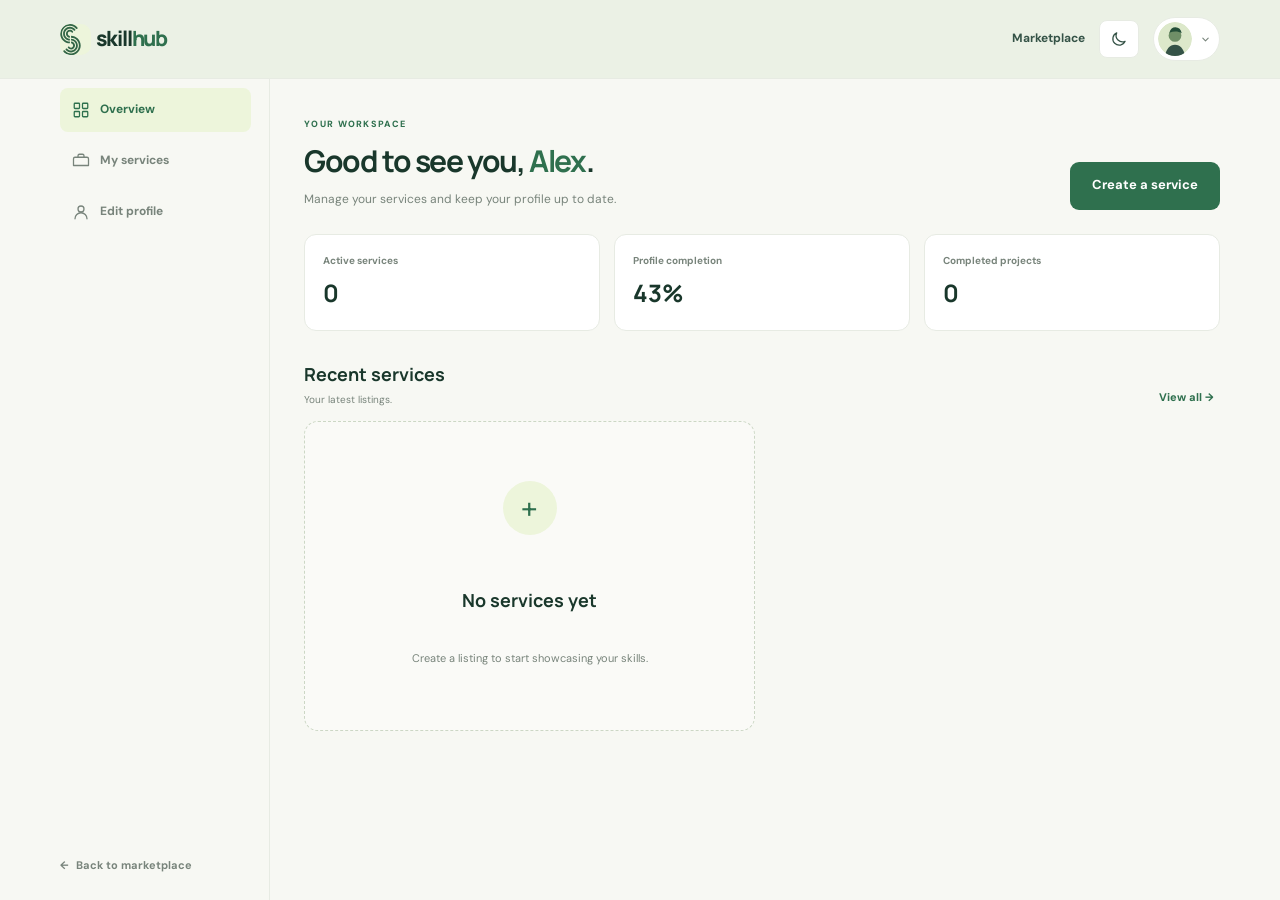
<file: dashboard.html>
<!DOCTYPE html>
<html lang="en">

<head>
    <meta charset="UTF-8">
    <meta name="viewport" content="width=device-width, initial-scale=1.0">
    <meta name="theme-color" content="#ebf1e4">
    <meta name="description" content="Manage your SkillHub profile and services.">
    <title>Dashboard - SkillHub</title>
    <link rel="icon" type="image/svg+xml" href="./assets/img/skillhub-favicon.svg">
    <script>
        if (localStorage.getItem('skillhub-theme') === 'dark') {
            document.documentElement.dataset.theme = 'dark';
        }
    </script>
    <link rel="preconnect" href="https://fonts.googleapis.com">
    <link rel="preconnect" href="https://fonts.gstatic.com" crossorigin>
    <link href="https://fonts.googleapis.com/css2?family=DM+Sans:wght@400;500;600;700&family=Manrope:wght@400;500;600;700;800&display=swap" rel="stylesheet">
    <link rel="stylesheet" href="./assets/css/index.css">
    <link rel="stylesheet" href="./assets/css/dashboard.css">
</head>

<body class="dashboard-page" data-authenticated="true">
    <header class="dashboard-topbar">
        <div class="dashboard-topbar-inner container">
            <a href="./index.html" class="logo" aria-label="SkillHub home">
                <span class="logo-mark" aria-hidden="true"><img src="./assets/img/skillhub-logo.svg" alt=""></span>
                skill<span>hub</span>
            </a>
            <div class="dashboard-topbar-actions">
                <a class="dashboard-marketplace-link" href="./index.html">Marketplace</a>
                <button class="theme-toggle" type="button" aria-label="Switch to dark theme" aria-pressed="false" title="Switch to dark theme">
                    <svg class="theme-icon theme-icon-moon" viewBox="0 0 24 24" aria-hidden="true"><path d="M20.1 15.1A8.5 8.5 0 0 1 8.9 3.9 8.5 8.5 0 1 0 20.1 15.1Z"></path></svg>
                    <svg class="theme-icon theme-icon-sun" viewBox="0 0 24 24" aria-hidden="true"><circle cx="12" cy="12" r="4"></circle><path d="M12 2v2m0 16v2M4.93 4.93l1.42 1.42m11.3 11.3 1.42 1.42M2 12h2m16 0h2M4.93 19.07l1.42-1.42m11.3-11.3 1.42-1.42"></path></svg>
                </button>
                <div class="profile-menu">
                    <button class="profile-menu-trigger" type="button" aria-expanded="false" aria-controls="dashboard-profile-menu" aria-label="Open profile menu">
                        <img class="dashboard-avatar" src="./assets/img/profile-avatar.svg" alt="">
                        <svg class="profile-chevron" viewBox="0 0 24 24" aria-hidden="true"><path d="m7 9.5 5 5 5-5"></path></svg>
                    </button>
                    <div class="profile-menu-list" id="dashboard-profile-menu" role="menu" hidden>
                        <div class="profile-menu-heading">
                            <strong class="profile-menu-name">Alex Morgan</strong>
                            <span class="profile-menu-email">alex@example.com</span>
                        </div>
                        <a href="./dashboard.html" role="menuitem">My dashboard</a>
                        <a href="#profile" role="menuitem" data-open-profile>Edit profile</a>
                        <button class="profile-menu-logout" type="button" role="menuitem">Log out</button>
                    </div>
                </div>
            </div>
        </div>
    </header>

    <main class="dashboard-main container">
        <button class="dashboard-sidebar-toggle" type="button" aria-label="Open dashboard menu"
            aria-expanded="false" aria-controls="dashboard-sidebar-nav">
            <svg viewBox="0 0 24 24" aria-hidden="true">
                <path d="m9 18 6-6-6-6"></path>
            </svg>
        </button>
        <button class="dashboard-sidebar-backdrop" type="button" aria-label="Close dashboard menu" hidden></button>
        <aside class="dashboard-sidebar" aria-label="Dashboard navigation">
            <nav id="dashboard-sidebar-nav">
                <button class="dashboard-nav-item active" type="button" data-dashboard-section="overview">
                    <svg viewBox="0 0 24 24" aria-hidden="true"><rect x="3" y="3" width="7" height="7" rx="1"></rect><rect x="14" y="3" width="7" height="7" rx="1"></rect><rect x="3" y="14" width="7" height="7" rx="1"></rect><rect x="14" y="14" width="7" height="7" rx="1"></rect></svg>
                    Overview
                </button>
                <button class="dashboard-nav-item" type="button" data-dashboard-section="services">
                    <svg viewBox="0 0 24 24" aria-hidden="true"><path d="M20 7H4a2 2 0 0 0-2 2v9h20V9a2 2 0 0 0-2-2Z"></path><path d="M8 7V5a2 2 0 0 1 2-2h4a2 2 0 0 1 2 2v2"></path></svg>
                    My services
                </button>
                <button class="dashboard-nav-item" type="button" data-dashboard-section="profile">
                    <svg viewBox="0 0 24 24" aria-hidden="true"><circle cx="12" cy="8" r="4"></circle><path d="M4 21a8 8 0 0 1 16 0"></path></svg>
                    Edit profile
                </button>
            </nav>
            <a class="dashboard-sidebar-marketplace" href="./index.html"><span aria-hidden="true">←</span> Back to marketplace</a>
        </aside>

        <div class="dashboard-content">
            <section class="dashboard-section active" id="overview" data-dashboard-panel="overview">
                <div class="dashboard-heading">
                    <div>
                        <span class="dashboard-kicker">YOUR WORKSPACE</span>
                        <h1>Good to see you, <span id="overview-name">Alex</span>.</h1>
                        <p>Manage your services and keep your profile up to date.</p>
                    </div>
                    <button class="btn btn-primary" type="button" data-open-service>Create a service</button>
                </div>
                <div class="dashboard-stats">
                    <article><span>Active services</span><strong id="active-service-count">0</strong></article>
                    <article><span>Profile completion</span><strong id="profile-completion">0%</strong></article>
                    <article><span>Completed projects</span><strong>0</strong></article>
                </div>
                <div class="dashboard-preview-heading">
                    <div><h2>Recent services</h2><p>Your latest listings.</p></div>
                    <button class="text-action" type="button" data-dashboard-section="services">View all <span aria-hidden="true">→</span></button>
                </div>
                <div class="dashboard-service-grid" id="overview-service-grid"></div>
            </section>

            <section class="dashboard-section" id="services" data-dashboard-panel="services">
                <div class="dashboard-heading">
                    <div>
                        <span class="dashboard-kicker">YOUR SERVICES</span>
                        <h1>Manage services</h1>
                        <p>Create, update, or remove the services you offer.</p>
                    </div>
                    <button class="btn btn-primary" type="button" data-open-service>Create a service</button>
                </div>
                <div class="dashboard-service-grid" id="service-grid"></div>
                <div class="dashboard-empty" id="service-empty" hidden>
                    <span aria-hidden="true">+</span><h2>Your first service starts here</h2>
                    <p>Add the skills you offer and set your own rate.</p>
                    <button class="btn btn-primary" type="button" data-open-service>Create a service</button>
                </div>
            </section>

            <section class="dashboard-section" id="profile" data-dashboard-panel="profile">
                <div class="dashboard-heading">
                    <div>
                        <span class="dashboard-kicker">YOUR PROFILE</span>
                        <h1>Profile settings</h1>
                        <p>Make it easier for people to know who they will work with.</p>
                    </div>
                </div>
                <form class="profile-form" id="profile-form">
                    <div class="profile-photo-row">
                        <img id="profile-preview" src="./assets/img/profile-avatar.svg" alt="Profile preview">
                        <div>
                            <label class="profile-photo-button" for="profile-image">Change photo</label>
                            <input id="profile-image" type="file" accept="image/*" hidden>
                            <p>JPG or PNG, up to 5 MB.</p>
                        </div>
                        <div class="profile-member-since">
                            <span>Member since</span>
                            <strong>2026</strong>
                        </div>
                    </div>
                    <div class="profile-form-grid">
                        <div class="form-field"><label for="profile-name">Full name</label><input id="profile-name" name="name" type="text" autocomplete="name" required></div>
                        <div class="form-field"><label for="profile-username">Username</label><input id="profile-username" name="username" type="text" autocomplete="username" required></div>
                        <div class="form-field"><label for="profile-email">Email address</label><input id="profile-email" name="email" type="email" autocomplete="email" required></div>
                        <div class="form-field"><label for="profile-phone">Phone number</label><input id="profile-phone" name="phone" type="tel" autocomplete="tel"></div>
                        <div class="form-field"><label for="profile-location">Location</label><input id="profile-location" name="location" type="text" autocomplete="address-level2"></div>
                        <div class="form-field"><label for="profile-role">Primary skill</label><input id="profile-role" name="role" type="text" placeholder="e.g. UI/UX designer"></div>
                    </div>
                    <div class="form-field">
                        <label for="profile-bio">About you</label>
                        <textarea id="profile-bio" name="bio" maxlength="300" rows="5" placeholder="Share your experience, interests, and the kind of work you enjoy."></textarea>
                    </div>
                    <div class="profile-form-actions">
                        <p id="profile-status" role="status" aria-live="polite" hidden></p>
                        <button class="btn btn-primary" type="submit">Save profile</button>
                    </div>
                </form>
            </section>
        </div>
    </main>

    <dialog class="dashboard-dialog" id="service-dialog">
        <form id="service-form">
            <div class="dialog-heading">
                <div><span class="dashboard-kicker" id="service-dialog-kicker">NEW LISTING</span><h2 id="service-dialog-title">Create a service</h2></div>
                <button class="dialog-close" type="button" data-close-dialog aria-label="Close">×</button>
            </div>
            <input id="service-id" type="hidden">
            <div class="form-field"><label for="service-title">Service title</label><input id="service-title" name="title" type="text" maxlength="70" placeholder="e.g. Professional logo design" required></div>
            <div class="form-field"><label for="service-description">Description</label><textarea id="service-description" name="description" maxlength="500" rows="5" placeholder="Describe what you will deliver..." required></textarea></div>
            <div class="service-rate-grid">
                <div class="form-field"><label for="service-amount">Amount</label><input id="service-amount" name="amount" type="number" min="1" step="0.01" placeholder="10000" required></div>
                <div class="form-field"><label for="service-billing">Charge</label><select id="service-billing" name="billing" required><option value="per service">Per service</option><option value="per hour">Per hour</option><option value="per project">Per project</option></select></div>
            </div>
            <div class="form-field">
                <label for="service-images">Service photos <span class="required-note">At least 3 images</span></label>
                <label class="service-image-picker" for="service-images">
                    <span class="service-image-picker-icon" aria-hidden="true">＋</span>
                    <span><strong>Add service photos</strong><small>Choose three or more images to showcase your work.</small></span>
                    <input id="service-images" name="images" type="file" accept="image/*" multiple
                        aria-describedby="service-image-status">
                </label>
                <div class="service-image-preview" id="service-image-preview" aria-live="polite"></div>
                <p class="service-image-status" id="service-image-status" role="status" aria-live="polite">0 images selected. Add at least 3.</p>
            </div>
            <div class="dialog-actions">
                <p class="service-form-status" id="service-form-status" role="status" aria-live="polite" hidden></p>
                <button class="btn btn-outline" type="button" data-close-dialog>Cancel</button>
                <button class="btn btn-primary" type="submit" id="service-submit">Publish service</button>
            </div>
        </form>
    </dialog>

    <script src="./js/index.js"></script>
    <script src="./js/dashboard.js"></script>
</body>

</html>
</file>
<file: assets/css/index.css>
:root {
    color-scheme: light;
    --header-bg: rgba(235, 241, 228, 0.96);
    --page: #f7f8f3;
    --surface: #fff;
    --ink: #19372b;
    --ink-soft: #355347;
    --muted: #78847b;
    --line: #e7ebe3;
    --green: #2f704e;
    --green-dark: #214e37;
    --lime: #d3ef85;
    --lime-soft: #edf5db;
    --gold: #d99a32;
    --font-body: "DM Sans", sans-serif;
    --font-display: "Manrope", sans-serif;
    --shadow-card: 0 10px 30px rgba(31, 56, 41, 0.045);
}

* {
    box-sizing: border-box;
}

html {
    scroll-behavior: smooth;
    scroll-padding-top: 96px;
}

body {
    margin: 0;
    color: var(--ink);
    background: var(--page);
    font-family: var(--font-body);
    font-size: 15px;
    line-height: 1.6;
    -webkit-font-smoothing: antialiased;
}

button,
input,
select {
    font: inherit;
}

button,
a,
select {
    -webkit-tap-highlight-color: transparent;
}

a {
    color: inherit;
}

button:focus-visible,
a:focus-visible,
input:focus-visible,
select:focus-visible {
    outline: 3px solid rgba(47, 112, 78, 0.35);
    outline-offset: 3px;
}

.container {
    width: min(1160px, calc(100% - 64px));
    margin-inline: auto;
}

.sr-only {
    position: absolute;
    width: 1px;
    height: 1px;
    padding: 0;
    margin: -1px;
    overflow: hidden;
    clip: rect(0, 0, 0, 0);
    white-space: nowrap;
    border: 0;
}

.site-header {
    position: sticky;
    z-index: 20;
    top: 0;
    border-bottom: 1px solid rgba(231, 235, 227, 0.85);
    background: var(--header-bg);
    backdrop-filter: blur(16px);
}

.navbar {
    display: flex;
    height: 78px;
    align-items: center;
    justify-content: space-between;
}

.mobile-header-actions {
    display: none;
}

.member-navbar {
    height: 78px;
    border-top: 1px solid var(--line);
    background: var(--header-bg);
}

.member-navbar-inner {
    display: flex;
    min-height: 58px;
    align-items: center;
    justify-content: space-between;
    gap: 24px;
}

.navbar[hidden] {
    display: none;
}

.member-nav-links,
.member-actions,
.member-dashboard-link,
.profile-menu-trigger {
    display: flex;
    align-items: center;
}

.member-nav-links {
    gap: 28px;
}

.member-nav-links {
    flex: 1;
    justify-content: center;
}

.member-nav-links a,
.member-dashboard-link {
    color: var(--ink-soft);
    font-size: 12px;
    font-weight: 700;
    text-decoration: none;
}

.member-nav-links a:hover,
.member-dashboard-link:hover {
    color: var(--green);
}

.member-actions {
    gap: 14px;
}

.member-dashboard-link {
    gap: 7px;
}

.member-dashboard-link svg,
.profile-menu-list a svg,
.profile-menu-logout svg {
    width: 17px;
    height: 17px;
    fill: none;
    stroke: currentColor;
    stroke-linecap: round;
    stroke-linejoin: round;
    stroke-width: 1.7;
}

.profile-menu {
    position: relative;
}

.profile-menu-trigger {
    gap: 7px;
    padding: 4px;
    border: 1px solid var(--line);
    border-radius: 22px;
    background: var(--surface);
    color: var(--muted);
    cursor: pointer;
}

.profile-menu-trigger:hover,
.profile-menu-trigger[aria-expanded="true"] {
    border-color: var(--green);
}

.profile-menu-trigger img {
    width: 34px;
    height: 34px;
    border-radius: 50%;
    object-fit: cover;
}

.profile-chevron {
    width: 13px;
    height: 13px;
    margin-right: 3px;
    fill: none;
    stroke: currentColor;
    stroke-linecap: round;
    stroke-linejoin: round;
    stroke-width: 2;
}

.profile-menu-trigger[aria-expanded="true"] .profile-chevron {
    transform: rotate(180deg);
}

.profile-menu-list {
    position: absolute;
    z-index: 30;
    top: calc(100% + 10px);
    right: 0;
    width: 238px;
    padding: 8px;
    border: 1px solid var(--line);
    border-radius: 12px;
    background: var(--surface);
    box-shadow: 0 16px 40px rgba(31, 56, 41, 0.14);
}

.profile-menu-list[hidden] {
    display: none;
}

.profile-menu-heading {
    display: grid;
    gap: 2px;
    margin-bottom: 6px;
    padding: 8px 9px 12px;
    border-bottom: 1px solid var(--line);
}

.profile-menu-heading strong {
    color: var(--ink);
    font-size: 12px;
}

.profile-menu-heading span {
    color: var(--muted);
    font-size: 10px;
}

.profile-menu-list a,
.profile-menu-logout {
    display: flex;
    width: 100%;
    min-height: 40px;
    align-items: center;
    gap: 9px;
    padding: 8px 9px;
    border: 0;
    border-radius: 7px;
    background: transparent;
    color: var(--ink-soft);
    font-size: 12px;
    font-weight: 600;
    text-decoration: none;
    cursor: pointer;
}

.profile-menu-list a:hover,
.profile-menu-logout:hover {
    background: var(--lime-soft);
    color: var(--green);
}

.profile-menu-logout {
    margin-top: 4px;
    border-top: 1px solid var(--line);
    border-radius: 0 0 7px 7px;
    color: #a35a50;
}

.logo {
    display: inline-flex;
    align-items: center;
    gap: 5px;
    color: var(--ink);
    font-family: var(--font-display);
    font-size: 21px;
    font-weight: 800;
    letter-spacing: -1.1px;
    text-decoration: none;
}

.logo > span:last-child {
    margin-left: -5px;
    color: var(--green);
}

.logo-mark {
    position: relative;
    display: block;
    width: 31px;
    height: 31px;
    flex: 0 0 31px;
    overflow: hidden;
    border-radius: 10px;
    background: var(--lime-soft);
}

.logo-mark img {
    position: absolute;
    top: -16px;
    left: -19px;
    width: 62px;
    height: 62px;
    max-width: none;
    filter: brightness(0) saturate(100%) invert(34%) sepia(18%) saturate(1050%) hue-rotate(91deg) brightness(93%) contrast(88%);
}

.nav-links,
.nav-actions {
    display: flex;
    align-items: center;
}

.nav-links {
    order: 2;
    gap: 37px;
}

.nav-links > a,
.nav-login {
    color: var(--ink-soft);
    font-size: 13px;
    font-weight: 600;
    text-decoration: none;
    transition: color 160ms ease;
}

.nav-links > a:hover,
.nav-login:hover {
    color: var(--green);
}

.nav-actions {
    gap: 24px;
}

.theme-toggle {
    display: inline-flex;
    width: 40px;
    min-height: 38px;
    flex: 0 0 40px;
    align-items: center;
    justify-content: center;
    padding: 0;
    border: 1px solid var(--line);
    border-radius: 8px;
    background: var(--surface);
    color: var(--ink-soft);
    cursor: pointer;
    font-size: 12px;
    font-weight: 600;
    white-space: nowrap;
    transition: border-color 160ms ease, color 160ms ease, background 160ms ease;
}

.theme-toggle:hover {
    border-color: var(--green);
    color: var(--green);
}

.theme-icon {
    width: 18px;
    height: 18px;
    fill: none;
    stroke: currentColor;
    stroke-linecap: round;
    stroke-linejoin: round;
    stroke-width: 1.7;
}

.theme-icon-sun {
    display: none;
}

.btn {
    display: inline-flex;
    min-height: 48px;
    align-items: center;
    justify-content: center;
    gap: 12px;
    padding: 0 21px;
    border: 1px solid transparent;
    border-radius: 9px;
    cursor: pointer;
    font-size: 13px;
    font-weight: 700;
    text-decoration: none;
    transition: transform 160ms ease, background 160ms ease, border-color 160ms ease, color 160ms ease;
}

.btn:hover {
    transform: translateY(-1px);
}

.btn-primary {
    background: var(--green);
    color: #fff;
}

.btn-primary:hover {
    background: var(--green-dark);
}

.btn-small {
    min-height: 41px;
    padding-inline: 16px;
    border-radius: 8px;
}

.btn-small span {
    font-size: 16px;
}

.btn-outline {
    border-color: #dce3d8;
    background: var(--surface);
    color: var(--ink);
}

.btn-outline:hover {
    border-color: #aac39c;
    color: var(--green);
}

.btn-dark {
    background: var(--ink);
    color: #fff;
}

.btn-dark:hover {
    background: #294d3a;
}

.hamburger-btn {
    display: none;
    order: 4;
    width: 42px;
    height: 42px;
    flex-direction: column;
    align-items: center;
    justify-content: center;
    gap: 5px;
    border: 1px solid var(--line);
    border-radius: 9px;
    background: var(--surface);
    cursor: pointer;
}

.hamburger-btn span {
    width: 17px;
    height: 2px;
    border-radius: 2px;
    background: var(--ink);
    transition: transform 180ms ease, opacity 180ms ease;
}

.hamburger-btn.active span:first-child {
    transform: translateY(7px) rotate(45deg);
}

.hamburger-btn.active span:nth-child(2) {
    opacity: 0;
}

.hamburger-btn.active span:last-child {
    transform: translateY(-7px) rotate(-45deg);
}

.hero {
    position: relative;
    overflow: hidden;
    padding: 78px 0 0;
    background:
        radial-gradient(ellipse at 87% 24%, rgba(216, 233, 185, 0.28), transparent 34%),
        var(--page);
}

.hero-inner {
    display: grid;
    min-height: 465px;
    grid-template-columns: 1.03fr 0.97fr;
    align-items: center;
    gap: 64px;
    padding-bottom: 61px;
}

.hero-copy {
    position: relative;
    z-index: 2;
    padding-bottom: 6px;
}

.eyebrow,
.section-kicker {
    color: var(--green);
    font-size: 10px;
    font-weight: 700;
    letter-spacing: 1.5px;
}

.eyebrow {
    display: flex;
    align-items: center;
    gap: 9px;
}

.eyebrow-dot {
    width: 7px;
    height: 7px;
    border-radius: 50%;
    background: #93bd55;
    box-shadow: 0 0 0 4px rgba(147, 189, 85, 0.13);
}

.hero h1 {
    margin: 22px 0 17px;
    font-family: var(--font-display);
    font-size: clamp(42px, 5vw, 61px);
    font-weight: 700;
    letter-spacing: -3.2px;
    line-height: 1.12;
}

.hero h1 span {
    color: var(--green);
}

.hero-description {
    max-width: 460px;
    margin: 0 0 28px;
    color: var(--muted);
    font-size: 15px;
    line-height: 1.75;
}

.search-bar {
    display: flex;
    width: min(100%, 520px);
    min-height: 62px;
    align-items: center;
    gap: 13px;
    padding: 7px 7px 7px 18px;
    border: 1px solid #e2e8de;
    border-radius: 12px;
    background: var(--surface);
    box-shadow: 0 7px 25px rgba(44, 69, 49, 0.06);
    transition: border-color 160ms ease, box-shadow 160ms ease;
}

.search-bar:focus-within {
    border-color: #9cbb9d;
    box-shadow: 0 0 0 4px rgba(47, 112, 78, 0.09);
}

.search-bar > svg {
    width: 19px;
    flex: 0 0 19px;
    fill: none;
    stroke: #88948b;
    stroke-linecap: round;
    stroke-width: 1.7;
}

.search-bar input {
    width: 100%;
    min-width: 0;
    border: 0;
    outline: 0;
    background: transparent;
    color: var(--ink);
    font-size: 12px;
}

.search-bar input::placeholder {
    color: #99a199;
    opacity: 1;
}

.search-bar .btn {
    min-height: 46px;
    flex-shrink: 0;
    gap: 9px;
    padding-inline: 16px;
    font-size: 12px;
}

.search-bar .btn span {
    font-size: 16px;
}

.popular-searches {
    display: flex;
    align-items: center;
    gap: 9px;
    margin-top: 15px;
    color: #8a948a;
    font-size: 11px;
}

.popular-searches button {
    padding: 4px 9px;
    border: 1px solid #e6e9e2;
    border-radius: 20px;
    background: transparent;
    color: #67736a;
    cursor: pointer;
    font-size: 10px;
    transition: border-color 150ms ease, color 150ms ease;
}

.popular-searches button:hover {
    border-color: #9dbc91;
    color: var(--green);
}

.hero-visual {
    position: relative;
    width: 100%;
    max-width: 500px;
    justify-self: end;
}

.hero-image {
    position: relative;
    height: 350px;
    overflow: hidden;
    border-radius: 18px;
    background: #d6dfd1;
    box-shadow: 0 21px 55px rgba(31, 56, 41, 0.14);
    transform: rotate(1.4deg);
}

.hero-image::after {
    position: absolute;
    inset: 45% 0 0;
    background: linear-gradient(transparent, rgba(20, 38, 27, 0.63));
    content: "";
}

.hero-image > img {
    width: 100%;
    height: 100%;
    object-fit: cover;
    object-position: center;
}

.image-caption {
    position: absolute;
    z-index: 1;
    right: 24px;
    bottom: 23px;
    left: 25px;
    display: flex;
    align-items: center;
    gap: 12px;
    color: #fff;
}

.caption-icon {
    display: grid;
    width: 37px;
    height: 37px;
    flex: 0 0 37px;
    place-items: center;
    border-radius: 12px;
    background: var(--lime);
    color: var(--ink);
    font-size: 20px;
}

.image-caption strong,
.image-caption small,
.floating-note strong,
.floating-note small {
    display: block;
}

.image-caption strong {
    font-size: 13px;
}

.image-caption small {
    margin-top: 2px;
    color: rgba(255, 255, 255, 0.78);
    font-size: 10px;
}

.floating-note {
    position: absolute;
    z-index: 2;
    display: flex;
    align-items: center;
    gap: 11px;
    padding: 12px 15px;
    border: 1px solid rgba(231, 235, 227, 0.9);
    border-radius: 12px;
    background: #fff;
    box-shadow: 0 12px 32px rgba(30, 50, 36, 0.12);
}

.floating-note strong {
    color: var(--ink);
    font-size: 10px;
    line-height: 1.5;
}

.floating-note small {
    color: #899289;
    font-size: 9px;
    line-height: 1.4;
}

.rating-note {
    top: 38px;
    left: -39px;
}

.note-stars {
    color: var(--gold);
    font-size: 12px;
    letter-spacing: 1px;
}

.talent-note {
    right: -25px;
    bottom: 37px;
}

.talent-avatars {
    display: flex;
    padding-left: 5px;
}

.talent-avatars span {
    display: grid;
    width: 25px;
    height: 25px;
    margin-left: -5px;
    place-items: center;
    border: 2px solid #fff;
    border-radius: 50%;
    background: #e5efd5;
    color: var(--green);
    font-size: 7px;
    font-weight: 700;
}

.talent-avatars span:nth-child(2) {
    background: #f4e3d6;
    color: #8a593a;
}

.talent-avatars span:nth-child(3) {
    background: var(--green);
    color: #fff;
    font-size: 12px;
}

.hero-sparkle {
    position: absolute;
    color: #a4c76d;
}

.sparkle-one {
    top: -25px;
    right: 25px;
    font-size: 27px;
}

.sparkle-two {
    bottom: -19px;
    left: 23px;
    font-size: 23px;
}

.hero-bottom {
    display: flex;
    min-height: 63px;
    align-items: center;
    justify-content: space-between;
    border-top: 1px solid #e6eae1;
    color: #879188;
    font-size: 11px;
}

.hero-bottom strong {
    color: var(--ink-soft);
    font-weight: 700;
}

.hero-bottom a,
.text-link {
    display: inline-flex;
    align-items: center;
    gap: 8px;
    color: var(--green);
    font-size: 11px;
    font-weight: 700;
    text-decoration: none;
}

.hero-bottom a:hover,
.text-link:hover {
    color: var(--green-dark);
}

.services-section {
    padding-top: 78px;
    padding-bottom: 82px;
}

.section-heading {
    display: flex;
    align-items: end;
    justify-content: space-between;
    gap: 24px;
    margin-bottom: 31px;
}

.section-kicker {
    font-size: 9px;
    letter-spacing: 1.4px;
}

.section-heading h2,
.join-banner h2 {
    margin: 7px 0 4px;
    font-family: var(--font-display);
    font-size: 29px;
    font-weight: 700;
    letter-spacing: -1.3px;
    line-height: 1.3;
}

.section-heading p {
    margin: 0;
    color: var(--muted);
    font-size: 12px;
}

.text-link {
    margin-bottom: 5px;
    white-space: nowrap;
}

.marketplace-controls {
    display: flex;
    min-height: 54px;
    align-items: center;
    justify-content: space-between;
    gap: 20px;
    margin-bottom: 10px;
    border-bottom: 1px solid var(--line);
}

.categories-filter {
    display: flex;
    min-width: 0;
    align-items: center;
    gap: 7px;
    overflow-x: auto;
    scrollbar-width: none;
}

.categories-filter::-webkit-scrollbar {
    display: none;
}

.cat-btn {
    position: relative;
    flex: 0 0 auto;
    padding: 13px 11px 15px;
    border: 0;
    background: transparent;
    color: #818a81;
    cursor: pointer;
    font-size: 11px;
    font-weight: 600;
    transition: color 150ms ease;
}

.cat-btn::after {
    position: absolute;
    right: 10px;
    bottom: -1px;
    left: 10px;
    height: 2px;
    border-radius: 2px;
    background: transparent;
    content: "";
    transition: background 150ms ease;
}

.cat-btn:hover,
.cat-btn.active {
    color: var(--green);
}

.cat-btn.active::after {
    background: var(--green);
}

.price-filter {
    position: relative;
    display: inline-flex;
    flex: 0 0 auto;
    align-items: center;
    gap: 8px;
    padding: 7px 2px 7px 12px;
    border: 1px solid #e4e9e1;
    border-radius: 8px;
    background: #fff;
    color: var(--ink-soft);
}

.price-filter select {
    max-width: 130px;
    appearance: none;
    border: 0;
    outline: 0;
    background: transparent;
    color: inherit;
    cursor: pointer;
    font-size: 10px;
    font-weight: 600;
}

.price-filter > span {
    padding-right: 9px;
    color: #7d897f;
    font-size: 13px;
    pointer-events: none;
}

.results-count {
    min-height: 17px;
    margin: 13px 0 15px;
    color: #929b92;
    font-size: 10px;
}

.services-grid {
    display: grid;
    grid-template-columns: repeat(3, minmax(0, 1fr));
    gap: 21px;
}

.service-card {
    position: relative;
    display: flex;
    min-width: 0;
    flex-direction: column;
    overflow: hidden;
    border: 1px solid #e9ece6;
    border-radius: 12px;
    background: var(--surface);
    box-shadow: var(--shadow-card);
    cursor: pointer;
    transition: transform 200ms ease, box-shadow 200ms ease, border-color 200ms ease;
}

.service-card:hover {
    transform: translateY(-4px);
    border-color: #d3dfcc;
    box-shadow: 0 17px 36px rgba(31, 56, 41, 0.1);
}

.service-card[hidden] {
    display: none;
}

.service-detail-dialog {
    position: fixed;
    width: min(620px, calc(100% - 32px));
    max-height: min(90vh, 760px);
    padding: 0;
    overflow: auto;
    border: 1px solid var(--line);
    border-radius: 16px;
    background: var(--surface);
    color: var(--ink);
    box-shadow: 0 24px 70px rgba(31, 56, 41, 0.24);
}

.service-detail-dialog::backdrop {
    background: rgba(25, 55, 43, 0.5);
    backdrop-filter: blur(4px);
}

.service-detail-content {
    position: relative;
}

.service-detail-image {
    display: block;
    width: 100%;
    height: 230px;
    background: var(--page);
    object-fit: cover;
}

.service-detail-close {
    position: absolute;
    top: 12px;
    right: 12px;
    display: grid;
    width: 36px;
    height: 36px;
    place-items: center;
    border: 1px solid rgba(255, 255, 255, 0.7);
    border-radius: 50%;
    background: rgba(255, 255, 255, 0.94);
    color: #355347;
    font-size: 23px;
    cursor: pointer;
}

.service-detail-main {
    padding: 24px;
}

.service-detail-main h2 {
    margin: 0;
    font-family: var(--font-display);
    font-size: 24px;
    letter-spacing: -0.7px;
}

.service-detail-description {
    margin: 12px 0 0;
    color: var(--muted);
    font-size: 13px;
    line-height: 1.7;
}

.service-detail-price {
    display: flex;
    align-items: baseline;
    justify-content: space-between;
    gap: 12px;
    margin: 20px 0 0;
    padding: 14px 0;
    border-top: 1px solid var(--line);
    border-bottom: 1px solid var(--line);
    color: var(--muted);
    font-size: 11px;
}

.service-detail-price strong {
    color: var(--ink);
    font-family: var(--font-display);
    font-size: 17px;
}

.provider-profile {
    margin-top: 20px;
}

.provider-profile h3 {
    margin: 0 0 12px;
    font-family: var(--font-display);
    font-size: 15px;
}

.provider-profile-identity {
    display: flex;
    align-items: center;
    gap: 11px;
}

.provider-profile-avatar {
    width: 42px;
    height: 42px;
    flex-basis: 42px;
    font-size: 11px;
}

.provider-profile-identity > div {
    display: grid;
    gap: 4px;
}

.provider-profile-identity strong {
    color: var(--ink);
    font-size: 12px;
}

.provider-profile-identity > div > span,
.provider-profile p,
.provider-profile small {
    color: var(--muted);
    font-size: 11px;
}

.provider-profile p {
    margin: 12px 0 5px;
    line-height: 1.6;
}

.provider-profile small {
    font-size: 10px;
}

.service-report-button {
    display: inline-flex;
    margin-top: 15px;
    padding: 0;
    border: 0;
    background: transparent;
    color: #a35a50;
    font: inherit;
    font-size: 11px;
    font-weight: 700;
    text-decoration: underline;
    text-underline-offset: 3px;
    cursor: pointer;
}

.service-report-dialog {
    position: fixed;
    width: min(480px, calc(100% - 32px));
    max-height: min(90vh, 700px);
    padding: 0;
    overflow: auto;
    border: 1px solid var(--line);
    border-radius: 16px;
    background: var(--surface);
    color: var(--ink);
    box-shadow: 0 24px 70px rgba(31, 56, 41, 0.24);
}

.service-report-dialog::backdrop {
    background: rgba(25, 55, 43, 0.5);
    backdrop-filter: blur(4px);
}

.service-report-dialog form {
    display: grid;
    gap: 16px;
    padding: 26px;
}

.service-report-heading {
    display: flex;
    align-items: flex-start;
    justify-content: space-between;
    gap: 18px;
}

.service-report-heading h2 {
    margin: 0;
    font-family: var(--font-display);
    font-size: 23px;
}

.service-report-heading .service-detail-close {
    position: static;
    flex: 0 0 36px;
    border-color: var(--line);
    background: var(--surface);
    color: var(--ink);
}

.service-reporting-service,
.service-report-notice {
    margin: 0;
    color: var(--muted);
    font-size: 11px;
    line-height: 1.6;
}

.service-reporting-service strong {
    color: var(--ink);
}

.service-report-notice {
    padding: 10px 12px;
    border-radius: 8px;
    background: var(--page);
}

.service-report-field {
    display: grid;
    gap: 7px;
}

.service-report-field label {
    color: var(--ink-soft);
    font-size: 11px;
    font-weight: 700;
}

.service-report-field label span {
    color: var(--muted);
    font-weight: 400;
}

.service-report-field select,
.service-report-field textarea {
    width: 100%;
    border: 1px solid var(--line);
    border-radius: 8px;
    outline: none;
    background: var(--page);
    color: var(--ink);
    font: inherit;
    font-size: 12px;
}

.service-report-field select {
    min-height: 44px;
    padding: 0 12px;
}

.service-report-field textarea {
    min-height: 104px;
    padding: 11px 12px;
    resize: vertical;
}

.service-report-field select:focus,
.service-report-field textarea:focus {
    border-color: var(--green);
    box-shadow: 0 0 0 3px rgba(47, 112, 78, 0.1);
}

.service-report-field textarea::placeholder {
    color: var(--muted);
    opacity: 0.75;
}

.service-report-status {
    margin: 0;
    color: #a35a50;
    font-size: 11px;
    line-height: 1.5;
}

.service-report-actions {
    display: flex;
    justify-content: flex-end;
    gap: 9px;
}

.service-report-actions button:disabled {
    cursor: not-allowed;
    opacity: 0.7;
}

.card-img-wrapper {
    position: relative;
    display: block;
    height: 185px;
    overflow: hidden;
    background: #e7ebe3;
}

.card-img-wrapper img {
    width: 100%;
    height: 100%;
    object-fit: cover;
    transition: transform 350ms ease;
}

.service-card:hover .card-img-wrapper img {
    transform: scale(1.045);
}

.image-category {
    position: absolute;
    bottom: 12px;
    left: 13px;
    padding: 5px 8px;
    border: 1px solid rgba(255, 255, 255, 0.55);
    border-radius: 5px;
    background: rgba(28, 48, 34, 0.72);
    color: #fff;
    font-size: 8px;
    font-weight: 700;
    letter-spacing: 0.8px;
    backdrop-filter: blur(6px);
}

.favorite-btn {
    position: absolute;
    top: 11px;
    right: 11px;
    display: grid;
    width: 34px;
    height: 34px;
    place-items: center;
    border: 1px solid rgba(255, 255, 255, 0.7);
    border-radius: 50%;
    background: rgba(255, 255, 255, 0.94);
    color: #778178;
    cursor: pointer;
    box-shadow: 0 2px 8px rgba(18, 30, 20, 0.1);
    transition: transform 150ms ease, color 150ms ease, background 150ms ease;
}

.favorite-btn:hover {
    transform: scale(1.08);
}

.favorite-btn svg {
    width: 16px;
    fill: transparent;
    stroke: currentColor;
    stroke-linecap: round;
    stroke-linejoin: round;
    stroke-width: 1.7;
}

.favorite-btn.active {
    color: #d45f58;
}

.favorite-btn.active svg {
    fill: currentColor;
}

.card-body {
    display: flex;
    flex: 1;
    flex-direction: column;
    padding: 15px 16px 13px;
}

.owner-info {
    display: flex;
    min-height: 25px;
    align-items: center;
    gap: 7px;
    margin-bottom: 11px;
}

.owner-avatar {
    display: grid;
    width: 25px;
    height: 25px;
    flex: 0 0 25px;
    place-items: center;
    border: 1px solid rgba(30, 60, 39, 0.08);
    border-radius: 50%;
    color: #355644;
    font-size: 8px;
    font-weight: 700;
}

.avatar-green { background: #dbead6; }
.avatar-lilac { background: #e7e1f3; color: #594d72; }
.avatar-peach { background: #f5e1d3; color: #80573d; }
.avatar-blue { background: #dce9ef; color: #43616c; }
.avatar-yellow { background: #f0edcf; color: #71663f; }
.avatar-rose { background: #f3dfe4; color: #84505e; }

.owner-name,
.seller-label {
    color: #67736a;
    font-size: 10px;
    font-weight: 600;
}

.seller-label {
    margin-left: -5px;
    color: #99a198;
    font-weight: 400;
}

.service-title {
    display: -webkit-box;
    min-height: 44px;
    overflow: hidden;
    color: var(--ink);
    font-family: var(--font-display);
    font-size: 13px;
    font-weight: 700;
    line-height: 1.65;
    text-decoration: none;
    -webkit-box-orient: vertical;
    -webkit-line-clamp: 2;
    line-clamp: 2;
}

.service-title:hover {
    color: var(--green);
}

.rating {
    display: flex;
    align-items: center;
    gap: 4px;
    margin-top: 8px;
    color: var(--gold);
    font-size: 10px;
}

.rating > span:first-child {
    font-size: 12px;
}

.rating strong {
    color: var(--ink-soft);
    font-size: 10px;
}

.rating-count {
    color: #9aa198;
}

.card-footer {
    display: flex;
    align-items: center;
    justify-content: space-between;
    gap: 8px;
    margin-top: auto;
    padding-top: 12px;
    border-top: 1px solid #eef0eb;
}

.starting-at {
    color: #879188;
    font-size: 9px;
}

.price-tag {
    color: var(--ink);
    font-family: var(--font-display);
    font-size: 13px;
    font-weight: 800;
}

.empty-state {
    padding: 48px 20px;
    border: 1px dashed #dce4d8;
    border-radius: 12px;
    background: rgba(255, 255, 255, 0.56);
    text-align: center;
}

.empty-state[hidden] {
    display: none;
}

.empty-state > span {
    color: #a0b58a;
    font-size: 32px;
}

.empty-state h3 {
    margin: 7px 0 4px;
    font-family: var(--font-display);
    font-size: 18px;
}

.empty-state p {
    margin: 0 0 17px;
    color: var(--muted);
    font-size: 12px;
}

.empty-state .btn {
    min-height: 38px;
}

.browse-more {
    display: flex;
    justify-content: center;
    margin-top: 32px;
}

.browse-more .btn {
    min-height: 43px;
    font-size: 11px;
}

.join-banner {
    display: grid;
    grid-template-columns: auto 1fr auto;
    align-items: center;
    gap: 22px;
    margin-bottom: 76px;
    padding: 30px 35px;
    border: 1px solid #e7eadf;
    border-radius: 15px;
    background: #eef2e5;
}

.join-mark {
    display: grid;
    width: 48px;
    height: 48px;
    place-items: center;
    border-radius: 15px;
    background: var(--lime);
    color: var(--green);
    font-size: 25px;
}

.join-banner h2 {
    margin: 4px 0 2px;
    font-size: 21px;
}

.join-banner p {
    margin: 0;
    color: #78847b;
    font-size: 11px;
}

.join-banner .btn {
    min-height: 43px;
    padding-inline: 17px;
    font-size: 11px;
}

.site-footer {
    border-top: 1px solid #e8ebe4;
    background: #f0f2ec;
}

.footer-main {
    display: grid;
    grid-template-columns: 1.6fr 1fr 1fr 1.2fr;
    gap: 35px;
    padding-top: 44px;
    padding-bottom: 39px;
}

.footer-brand .logo {
    font-size: 18px;
}

.footer-brand .logo-mark {
    width: 27px;
    height: 27px;
    flex-basis: 27px;
    border-radius: 8px;
}

.footer-brand .logo-mark img {
    top: -14px;
    left: -17px;
    width: 54px;
    height: 54px;
}

.footer-brand p {
    margin: 13px 0 0;
    color: #7d887f;
    font-size: 10px;
    line-height: 1.8;
}

.footer-column {
    display: flex;
    flex-direction: column;
    align-items: flex-start;
    gap: 8px;
}

.footer-column h3 {
    margin: 2px 0 5px;
    color: var(--ink);
    font-family: var(--font-display);
    font-size: 11px;
}

.footer-column a,
.footer-column > span {
    color: #778279;
    font-size: 10px;
    text-decoration: none;
}

.footer-column a:hover {
    color: var(--green);
}

.footer-bottom {
    display: flex;
    min-height: 51px;
    align-items: center;
    justify-content: space-between;
    gap: 15px;
    border-top: 1px solid #e2e7de;
    color: #919990;
    font-size: 9px;
}

.footer-heart {
    color: #c97769;
}

@media (min-width: 1440px) {
    .hero {
        padding-top: 93px;
    }

    .hero-inner {
        min-height: 500px;
    }
}

@media (max-width: 900px) {
    .container {
        width: min(100% - 48px, 720px);
    }

    .member-navbar {
        position: relative;
        height: 78px;
    }

    .member-navbar .mobile-header-actions {
        display: flex;
        align-items: center;
        gap: 8px;
    }

    .member-navbar .hamburger-btn {
        display: flex;
    }

    .member-navbar .nav-links {
        position: absolute;
        top: 100%;
        right: 0;
        left: 0;
        z-index: 1;
        display: none;
        align-items: stretch;
        gap: 0;
        padding: 8px 18px 20px;
        border-bottom: 1px solid var(--line);
        background: var(--page);
        box-shadow: 0 16px 22px rgba(25, 55, 43, 0.07);
    }

    .member-navbar .nav-links.mobile-active {
        display: flex;
        flex-direction: column;
    }

    .member-navbar .nav-links > a {
        padding: 13px 4px;
    }

    .member-navbar .member-actions {
        justify-content: space-between;
        gap: 10px;
        padding-top: 12px;
        border-top: 1px solid var(--line);
    }

    .member-navbar .member-actions .theme-toggle {
        display: none;
    }

    .member-nav-links {
        gap: 16px;
    }

    .member-nav-links a {
        font-size: 11px;
    }

    .member-navbar-inner {
        gap: 14px;
    }

    .hero {
        padding-top: 55px;
    }

    .hero-inner {
        min-height: 420px;
        grid-template-columns: 1fr 0.85fr;
        gap: 30px;
    }

    .hero h1 {
        font-size: clamp(41px, 6vw, 55px);
    }

    .hero-image {
        height: 300px;
    }

    .rating-note {
        left: -20px;
    }

    .talent-note {
        right: -13px;
    }

    .services-grid {
        grid-template-columns: repeat(2, minmax(0, 1fr));
        gap: 16px;
    }

    .footer-main {
        grid-template-columns: 1.35fr 1fr 1fr;
    }

    .footer-column:last-child {
        grid-column: 2;
    }
}

@media (max-width: 680px) {
    html {
        scroll-padding-top: 136px;
    }

    .container {
        width: calc(100% - 36px);
    }

    .member-navbar-inner {
        display: grid;
        min-height: 0;
        grid-template-columns: auto 1fr;
        gap: 0 10px;
        padding-block: 8px;
    }

    .member-nav-links,
    .member-actions {
        gap: 9px;
    }

    .member-nav-links {
        grid-column: 1 / -1;
        grid-row: 2;
        justify-content: flex-start;
        gap: 18px;
        overflow-x: auto;
        padding-top: 9px;
        white-space: nowrap;
        scrollbar-width: none;
    }

    .member-nav-links::-webkit-scrollbar {
        display: none;
    }

    .member-actions {
        justify-content: flex-end;
    }

    .member-dashboard-link {
        display: flex;
    }

    .member-dashboard-link {
        font-size: 11px;
    }

    .member-actions .theme-toggle {
        width: 36px;
        min-height: 36px;
        flex-basis: 36px;
    }

    .member-actions .profile-menu-trigger img {
        width: 30px;
        height: 30px;
    }

    .navbar {
        position: relative;
        height: 68px;
    }

    .mobile-header-actions {
        display: flex;
        align-items: center;
        gap: 8px;
    }

    .hamburger-btn {
        display: flex;
    }

    .nav-links {
        position: absolute;
        top: 67px;
        right: -18px;
        left: -18px;
        display: none;
        align-items: stretch;
        gap: 0;
        padding: 8px 18px 20px;
        border-bottom: 1px solid var(--line);
        background: var(--page);
        box-shadow: 0 16px 22px rgba(25, 55, 43, 0.07);
    }

    .nav-links.mobile-active {
        display: flex;
        flex-direction: column;
    }

    .nav-links > a {
        padding: 13px 4px;
    }

    .nav-actions {
        justify-content: space-between;
        gap: 10px;
        padding-top: 12px;
        border-top: 1px solid var(--line);
    }

    .nav-actions .theme-toggle,
    .member-actions .theme-toggle {
        display: none;
    }

    .theme-toggle {
        width: 40px;
        min-height: 40px;
        flex-basis: 40px;
        padding: 0;
    }

    .hero {
        padding-top: 43px;
    }

    .hero-inner {
        min-height: 0;
        grid-template-columns: 1fr;
        gap: 42px;
        padding-bottom: 38px;
    }

    .hero h1 {
        margin-top: 17px;
        font-size: clamp(43px, 11vw, 58px);
        letter-spacing: -2.7px;
    }

    .hero-description {
        max-width: 430px;
        margin-bottom: 22px;
        font-size: 14px;
    }

    .search-bar {
        min-height: 58px;
        padding-left: 13px;
        gap: 9px;
    }

    .search-bar input {
        font-size: 11px;
    }

    .search-bar .btn {
        min-height: 43px;
        padding-inline: 12px;
        font-size: 10px;
    }

    .popular-searches {
        flex-wrap: wrap;
        gap: 7px;
    }

    .hero-visual {
        width: calc(100% - 16px);
        max-width: 480px;
        justify-self: center;
    }

    .hero-image {
        height: clamp(225px, 62vw, 310px);
        border-radius: 15px;
    }

    .rating-note {
        top: 27px;
        left: -12px;
    }

    .talent-note {
        right: -10px;
        bottom: 24px;
    }

    .floating-note {
        gap: 8px;
        padding: 10px 11px;
    }

    .note-stars {
        font-size: 10px;
        letter-spacing: 0;
    }

    .hero-bottom {
        min-height: 60px;
        gap: 12px;
        font-size: 9px;
    }

    .hero-bottom a {
        flex: 0 0 auto;
        font-size: 9px;
    }

    .services-section {
        padding-top: 58px;
        padding-bottom: 58px;
    }

    .section-heading {
        align-items: start;
        margin-bottom: 20px;
    }

    .section-heading h2 {
        font-size: 25px;
    }

    .section-heading p {
        font-size: 11px;
    }

    .section-heading > .text-link {
        display: none;
    }

    .marketplace-controls {
        align-items: center;
        gap: 10px;
    }

    .categories-filter {
        gap: 1px;
    }

    .cat-btn {
        padding-inline: 9px;
        font-size: 10px;
    }

    .price-filter {
        padding-left: 8px;
    }

    .price-filter select {
        max-width: 92px;
        font-size: 9px;
    }

    .price-filter > span {
        padding-right: 6px;
    }

    .services-grid {
        gap: 12px;
    }

    .card-img-wrapper {
        height: clamp(120px, 35vw, 175px);
    }

    .card-body {
        padding: 12px 11px 11px;
    }

    .owner-info {
        gap: 5px;
        margin-bottom: 8px;
    }

    .owner-avatar {
        width: 22px;
        height: 22px;
        flex-basis: 22px;
        font-size: 7px;
    }

    .owner-name,
    .seller-label {
        font-size: 9px;
    }

    .seller-label {
        display: none;
    }

    .service-title {
        min-height: 43px;
        font-size: 11px;
        line-height: 1.55;
    }

    .card-footer {
        padding-top: 9px;
    }

    .starting-at {
        font-size: 8px;
    }

    .price-tag {
        font-size: 11px;
    }

    .join-banner {
        grid-template-columns: auto 1fr;
        gap: 14px;
        margin-bottom: 54px;
        padding: 21px 18px;
    }

    .join-mark {
        width: 39px;
        height: 39px;
        border-radius: 12px;
        font-size: 21px;
    }

    .join-banner h2 {
        font-size: 18px;
    }

    .join-banner p {
        font-size: 10px;
    }

    .join-banner .btn {
        grid-column: 2;
        justify-self: start;
    }

    .footer-main {
        grid-template-columns: 1fr 1fr;
        gap: 28px 20px;
        padding-top: 34px;
        padding-bottom: 29px;
    }

    .footer-brand {
        grid-column: 1 / -1;
    }

    .footer-column:last-child {
        grid-column: auto;
    }

    .footer-bottom {
        min-height: 60px;
        font-size: 8px;
    }
}

@media (max-width: 380px) {
    .container {
        width: calc(100% - 28px);
    }

    .hero h1 {
        font-size: 41px;
    }

    .popular-searches button {
        padding-inline: 7px;
    }

    .nav-actions {
        gap: 6px;
    }

    .theme-toggle {
        width: 38px;
        flex-basis: 38px;
    }

    .marketplace-controls {
        flex-direction: column;
        align-items: stretch;
        padding-bottom: 10px;
    }

    .price-filter {
        align-self: flex-end;
    }

    .card-img-wrapper {
        height: 115px;
    }

    .favorite-btn {
        top: 7px;
        right: 7px;
        width: 30px;
        height: 30px;
    }

    .image-category {
        bottom: 8px;
        left: 8px;
        padding: 4px 6px;
        font-size: 7px;
    }
}

@media (prefers-reduced-motion: reduce) {
    *,
    *::before,
    *::after {
        scroll-behavior: auto !important;
        animation-duration: 0.01ms !important;
        animation-iteration-count: 1 !important;
        transition-duration: 0.01ms !important;
    }
}

.eyebrow,
.section-kicker {
    font-size: 11px;
}

.nav-links > a,
.nav-login {
    font-size: 14px;
}

.nav-links .btn,
.join-banner .btn,
.browse-more .btn {
    font-size: 14px;
}

.hero-description,
.search-bar input,
.search-bar .btn {
    font-size: 14px;
}

.popular-searches,
.popular-searches button,
.hero-bottom,
.hero-bottom a,
.text-link,
.section-heading p,
.cat-btn,
.price-filter select,
.results-count,
.owner-name,
.seller-label,
.rating,
.rating strong,
.empty-state p,
.footer-brand p,
.footer-column a,
.footer-column > span {
    font-size: 12px;
}

.image-caption strong,
.floating-note strong,
.floating-note small,
.service-title,
.price-tag {
    font-size: 14px;
}

.image-caption small,
.starting-at,
.footer-bottom {
    font-size: 11px;
}

.image-category,
.owner-avatar {
    font-size: 10px;
}

.footer-column h3 {
    font-size: 13px;
}

@media (max-width: 680px) {
    .nav-links > a,
    .nav-login,
    .search-bar input,
    .search-bar .btn,
    .cat-btn {
        font-size: 13px;
    }

    .service-title {
        font-size: 12px;
    }

    .owner-name,
    .rating,
    .rating strong {
        font-size: 11px;
    }

    .price-tag {
        font-size: 12px;
    }

    .image-category {
        font-size: 9px;
    }

    .footer-bottom {
        font-size: 10px;
    }
}

@media (max-width: 380px) {
    .service-title {
        font-size: 11px;
    }

    .starting-at {
        font-size: 10px;
    }
}

:root[data-theme="dark"] {
    color-scheme: dark;
    --header-bg: rgba(16, 24, 19, 0.94);
    --page: #101813;
    --surface: #19231c;
    --ink: #edf4ec;
    --ink-soft: #d3ded2;
    --muted: #a4b1a6;
    --line: #2d3a30;
    --green: #9dc98a;
    --green-dark: #b6dba3;
    --lime: #c4e77e;
    --lime-soft: #293a2b;
    --gold: #f0c66c;
    --shadow-card: 0 12px 30px rgba(0, 0, 0, 0.22);
}

:root[data-theme="dark"] body {
    color: var(--ink);
    background: var(--page);
}

:root[data-theme="dark"] .site-header {
    border-color: rgba(57, 72, 60, 0.8);
    background: var(--header-bg);
}

:root[data-theme="dark"] .theme-icon-moon {
    display: none;
}

:root[data-theme="dark"] .theme-icon-sun {
    display: block;
}

:root[data-theme="dark"] .btn-primary,
:root[data-theme="dark"] .navbar .btn-primary {
    background: var(--green);
    color: #17241a !important;
}

:root[data-theme="dark"] .btn-primary:hover {
    background: var(--green-dark);
    color: #17241a !important;
}

:root[data-theme="dark"] .btn-dark {
    background: var(--lime);
    color: #17241a;
}

:root[data-theme="dark"] .btn-dark:hover {
    background: #d2f19b;
}

:root[data-theme="dark"] .btn-outline,
:root[data-theme="dark"] .search-bar,
:root[data-theme="dark"] .floating-note,
:root[data-theme="dark"] .price-filter,
:root[data-theme="dark"] .service-card,
:root[data-theme="dark"] .empty-state {
    border-color: var(--line);
    background-color: var(--surface);
}

:root[data-theme="dark"] .popular-searches button {
    border-color: var(--line);
    color: var(--muted);
}

:root[data-theme="dark"] .popular-searches button:hover {
    border-color: var(--green);
    color: var(--green);
}

:root[data-theme="dark"] .search-bar input::placeholder {
    color: #aab6ab;
}

:root[data-theme="dark"] .floating-note small,
:root[data-theme="dark"] .hero-bottom,
:root[data-theme="dark"] .cat-btn,
:root[data-theme="dark"] .price-filter > span,
:root[data-theme="dark"] .results-count,
:root[data-theme="dark"] .owner-name,
:root[data-theme="dark"] .seller-label,
:root[data-theme="dark"] .rating-count,
:root[data-theme="dark"] .starting-at,
:root[data-theme="dark"] .section-heading p,
:root[data-theme="dark"] .empty-state p,
:root[data-theme="dark"] .join-banner p,
:root[data-theme="dark"] .footer-brand p,
:root[data-theme="dark"] .footer-column a,
:root[data-theme="dark"] .footer-column > span,
:root[data-theme="dark"] .footer-bottom {
    color: var(--muted);
}

:root[data-theme="dark"] .hero-bottom,
:root[data-theme="dark"] .card-footer,
:root[data-theme="dark"] .footer-bottom {
    border-color: var(--line);
}

:root[data-theme="dark"] .join-banner {
    border-color: var(--line);
    background: #1b291f;
}

:root[data-theme="dark"] .site-footer {
    border-color: var(--line);
    background: #141e17;
}

:root[data-theme="dark"] .join-banner .section-kicker {
    color: var(--green);
}

:root[data-theme="dark"] .service-card:hover {
    border-color: #506d53;
    box-shadow: 0 17px 36px rgba(0, 0, 0, 0.3);
}

:root[data-theme="dark"] .avatar-green { background: #344a35; color: #d5ebc7; }
:root[data-theme="dark"] .avatar-lilac { background: #423a50; color: #e0d1f6; }
:root[data-theme="dark"] .avatar-peach { background: #503c31; color: #f3d0b8; }
:root[data-theme="dark"] .avatar-blue { background: #30434a; color: #cce4ee; }
:root[data-theme="dark"] .avatar-yellow { background: #4a4733; color: #eee5ad; }
:root[data-theme="dark"] .avatar-rose { background: #4a353c; color: #f0cbd3; }
</file>
<file: assets/css/dashboard.css>
.dashboard-page {
    min-height: 100vh;
    background: var(--page);
}

.dashboard-topbar {
    position: sticky;
    z-index: 20;
    top: 0;
    border-bottom: 1px solid var(--line);
    background: var(--header-bg);
    backdrop-filter: blur(16px);
}

.dashboard-topbar-inner {
    display: flex;
    min-height: 78px;
    align-items: center;
    justify-content: space-between;
}

.dashboard-topbar-actions {
    display: flex;
    align-items: center;
    gap: 14px;
}

.dashboard-marketplace-link {
    color: var(--ink-soft);
    font-size: 12px;
    font-weight: 700;
    text-decoration: none;
}

.dashboard-marketplace-link:hover {
    color: var(--green);
}

.dashboard-main {
    display: grid;
    grid-template-columns: 210px minmax(0, 1fr);
    gap: 34px;
    padding-top: 38px;
    padding-bottom: 70px;
}

.dashboard-sidebar {
    position: fixed;
    top: 78px;
    bottom: 0;
    padding: 10px 0;
    left: max(32px, calc((100vw - 1160px) / 2));
    z-index: 10;
    display: flex;
    width: 210px;
    flex-direction: column;
    overflow-y: auto;
    border-right: 1px solid var(--line);
}

.dashboard-sidebar-toggle,
.dashboard-sidebar-backdrop {
    display: none;
}

.dashboard-sidebar-backdrop[hidden] {
    display: none;
}

.dashboard-sidebar nav {
    display: grid;
    gap: 7px;
    padding-right: 18px;
}

.dashboard-nav-item {
    display: flex;
    min-height: 44px;
    align-items: center;
    gap: 10px;
    padding: 0 12px;
    border: 0;
    border-radius: 8px;
    background: transparent;
    color: var(--muted);
    font-size: 12px;
    font-weight: 700;
    cursor: pointer;
    text-align: left;
}

.dashboard-nav-item svg {
    width: 18px;
    height: 18px;
    fill: none;
    stroke: currentColor;
    stroke-linecap: round;
    stroke-linejoin: round;
    stroke-width: 1.7;
}

.dashboard-nav-item:hover,
.dashboard-nav-item.active {
    background: var(--lime-soft);
    color: var(--green);
}

.dashboard-sidebar-marketplace {
    display: flex;
    align-items: center;
    gap: 7px;
    margin-top: auto;
    padding: 15px 12px 15px 0;
    color: var(--muted);
    font-size: 11px;
    font-weight: 700;
    text-decoration: none;
}

.dashboard-sidebar-marketplace:hover {
    color: var(--green);
}

.dashboard-content {
    grid-column: 2;
    min-width: 0;
}

.dashboard-section {
    display: none;
}

.dashboard-section.active {
    display: block;
}

.dashboard-heading {
    display: flex;
    align-items: flex-end;
    justify-content: space-between;
    gap: 24px;
    margin-bottom: 24px;
}

.dashboard-kicker {
    display: block;
    margin-bottom: 6px;
    color: var(--green);
    font-size: 9px;
    font-weight: 800;
    letter-spacing: 1.3px;
}

.dashboard-heading h1 {
    margin: 0;
    font-family: var(--font-display);
    font-size: 30px;
    letter-spacing: -1.4px;
}

.dashboard-heading h1 span {
    color: var(--green);
}

.dashboard-heading p {
    margin: 5px 0 0;
    color: var(--muted);
    font-size: 12px;
}

.dashboard-stats {
    display: grid;
    grid-template-columns: repeat(3, minmax(0, 1fr));
    gap: 14px;
}

.dashboard-stats article {
    display: grid;
    gap: 5px;
    min-height: 92px;
    padding: 18px;
    border: 1px solid var(--line);
    border-radius: 12px;
    background: var(--surface);
}

.dashboard-stats span {
    color: var(--muted);
    font-size: 10px;
    font-weight: 700;
}

.dashboard-stats strong {
    color: var(--ink);
    font-family: var(--font-display);
    font-size: 24px;
}

.dashboard-preview-heading {
    display: flex;
    align-items: flex-end;
    justify-content: space-between;
    margin: 29px 0 13px;
}

.dashboard-preview-heading h2 {
    margin: 0;
    font-family: var(--font-display);
    font-size: 18px;
}

.dashboard-preview-heading p {
    margin: 3px 0 0;
    color: var(--muted);
    font-size: 10px;
}

.text-action {
    border: 0;
    background: transparent;
    color: var(--green);
    font-size: 11px;
    font-weight: 800;
    cursor: pointer;
}

.dashboard-service-grid {
    display: grid;
    grid-template-columns: repeat(2, minmax(0, 1fr));
    gap: 14px;
}

.dashboard-service-card {
    position: relative;
    overflow: hidden;
    border: 1px solid var(--line);
    border-radius: 12px;
    background: var(--surface);
}

.dashboard-service-images {
    display: grid;
    height: 128px;
    grid-template-columns: repeat(3, minmax(0, 1fr));
    gap: 2px;
    overflow: hidden;
    background: var(--line);
}

.dashboard-service-images img {
    width: 100%;
    height: 100%;
    min-width: 0;
    object-fit: cover;
}

.dashboard-service-content {
    padding: 16px 18px 18px;
}

.dashboard-service-card h2 {
    max-width: calc(100% - 48px);
    margin: 0 0 8px;
    font-family: var(--font-display);
    font-size: 15px;
}

.dashboard-service-card p {
    display: -webkit-box;
    min-height: 42px;
    margin: 0;
    overflow: hidden;
    color: var(--muted);
    font-size: 11px;
    line-height: 1.65;
    -webkit-box-orient: vertical;
    -webkit-line-clamp: 2;
    line-clamp: 2;
}

.dashboard-service-footer {
    display: flex;
    align-items: flex-end;
    justify-content: space-between;
    gap: 12px;
    margin-top: 22px;
    padding-top: 13px;
    border-top: 1px solid var(--line);
}

.dashboard-service-price {
    display: grid;
    color: var(--muted);
    font-size: 9px;
}

.dashboard-service-price strong {
    color: var(--ink);
    font-size: 15px;
}

.dashboard-service-actions {
    display: flex;
    gap: 6px;
}

.service-action {
    min-height: 34px;
    padding: 0 10px;
    border: 1px solid var(--line);
    border-radius: 7px;
    background: var(--surface);
    color: var(--ink-soft);
    font-size: 10px;
    font-weight: 800;
    cursor: pointer;
}

.service-action:hover {
    border-color: var(--green);
    color: var(--green);
}

.service-action.delete {
    color: #a35a50;
}

.dashboard-empty {
    min-height: 310px;
    place-items: center;
    padding: 40px 20px;
    border: 1px dashed #ccd7c5;
    border-radius: 14px;
    background: rgba(255, 255, 255, 0.35);
    text-align: center;
}

.dashboard-empty:not([hidden]) {
    display: grid;
}

.dashboard-empty > span {
    display: grid;
    width: 54px;
    height: 54px;
    place-items: center;
    border-radius: 50%;
    background: var(--lime-soft);
    color: var(--green);
    font-size: 30px;
}

.dashboard-empty h2 {
    margin: 12px 0 0;
    font-family: var(--font-display);
    font-size: 18px;
}

.dashboard-empty p {
    margin: -4px 0 3px;
    color: var(--muted);
    font-size: 11px;
}

.profile-form {
    display: grid;
    max-width: 920px;
    grid-template-columns: 190px minmax(0, 1fr);
    gap: 22px 28px;
    padding: 28px;
    border: 1px solid var(--line);
    border-radius: 14px;
    background: var(--surface);
    box-shadow: var(--shadow-card);
}

.profile-photo-row {
    display: flex;
    height: fit-content;
    flex-direction: column;
    align-items: center;
    gap: 12px;
    margin: 0;
    padding: 10px 22px 10px 0;
    border-right: 1px solid var(--line);
    border-bottom: 0;
    text-align: center;
}

.profile-photo-row img {
    width: 112px;
    height: 112px;
    border-radius: 50%;
    background: var(--lime-soft);
    object-fit: cover;
    box-shadow: 0 0 0 6px var(--lime-soft);
}

.profile-photo-button {
    display: inline-flex;
    min-height: 36px;
    align-items: center;
    padding: 0 12px;
    border: 1px solid var(--line);
    border-radius: 7px;
    color: var(--green);
    font-size: 11px;
    font-weight: 800;
    cursor: pointer;
}

.profile-photo-row p {
    margin: 5px 0 0;
    color: var(--muted);
    font-size: 9px;
    line-height: 1.5;
}

.profile-member-since {
    display: grid;
    gap: 4px;
    margin-top: 6px;
}

.profile-member-since span {
    color: var(--muted);
    font-size: 10px;
}

.profile-member-since strong {
    color: var(--ink);
    font-family: var(--font-display);
    font-size: 14px;
}

.profile-form-grid {
    display: grid;
    grid-template-columns: repeat(2, minmax(0, 1fr));
    align-content: start;
    gap: 16px;
}

.dashboard-page .form-field {
    display: grid;
    min-width: 0;
    gap: 7px;
}

.dashboard-page .form-field label {
    color: var(--ink-soft);
    font-size: 11px;
    font-weight: 700;
    line-height: 1.2;
}

.dashboard-page .form-field input,
.dashboard-page .form-field textarea,
.dashboard-page .form-field select {
    width: 100%;
    border: 1px solid var(--line);
    border-radius: 8px;
    outline: none;
    background: var(--page);
    color: var(--ink);
    font-size: 13px;
    transition: border-color 150ms ease, box-shadow 150ms ease, background 150ms ease;
}

.dashboard-page .form-field input,
.dashboard-page .form-field select {
    height: 48px;
    padding: 0 13px;
}

.dashboard-page .form-field textarea {
    min-height: 112px;
    padding: 12px 13px;
    resize: vertical;
}

.dashboard-page .form-field input::placeholder,
.dashboard-page .form-field textarea::placeholder {
    color: var(--muted);
    opacity: 0.72;
}

.dashboard-page .form-field input:focus,
.dashboard-page .form-field textarea:focus,
.dashboard-page .form-field select:focus {
    border-color: var(--green);
    background: var(--surface);
    box-shadow: 0 0 0 3px rgba(47, 112, 78, 0.1);
}

.profile-form > .form-field {
    grid-column: 1 / -1;
    margin-top: 0;
}

.profile-form-actions {
    display: flex;
    grid-column: 1 / -1;
    align-items: center;
    justify-content: flex-end;
    gap: 12px;
    margin-top: 18px;
}

.profile-form-actions p {
    margin: 0 auto 0 0;
    color: var(--green);
    font-size: 11px;
}

.profile-form-actions p[hidden] {
    display: none;
}

.dashboard-dialog {
    width: min(560px, calc(100% - 32px));
    padding: 0;
    border: 1px solid var(--line);
    border-radius: 14px;
    background: var(--surface);
    color: var(--ink);
    box-shadow: 0 24px 70px rgba(31, 56, 41, 0.22);
}

.dashboard-dialog::backdrop {
    background: rgba(25, 55, 43, 0.42);
    backdrop-filter: blur(4px);
}

.dashboard-dialog form {
    display: grid;
    gap: 16px;
    padding: 24px;
}

.required-note {
    margin-left: 4px;
    color: var(--muted);
    font-size: 10px;
    font-weight: 500;
}

.service-image-picker {
    display: flex;
    min-height: 82px;
    align-items: center;
    gap: 12px;
    padding: 13px 15px;
    border: 1px dashed #b9cbb2;
    border-radius: 9px;
    background: var(--page);
    cursor: pointer;
    transition: border-color 150ms ease, background 150ms ease;
}

.service-image-picker:hover,
.service-image-picker:focus-within {
    border-color: var(--green);
    background: var(--lime-soft);
}

.service-image-picker-icon {
    display: grid;
    width: 38px;
    height: 38px;
    flex: 0 0 38px;
    place-items: center;
    border-radius: 9px;
    background: var(--lime-soft);
    color: var(--green);
    font-size: 24px;
}

.service-image-picker > span:nth-child(2) {
    display: grid;
    gap: 3px;
}

.service-image-picker strong {
    color: var(--ink-soft);
    font-size: 11px;
}

.service-image-picker small {
    color: var(--muted);
    font-size: 10px;
    line-height: 1.4;
}

.service-image-picker input {
    position: absolute;
    width: 1px;
    height: 1px;
    padding: 0;
    border: 0;
    overflow: hidden;
    clip: rect(0, 0, 0, 0);
    white-space: nowrap;
    clip-path: inset(50%);
}

.service-image-preview {
    display: grid;
    grid-template-columns: repeat(auto-fill, minmax(78px, 1fr));
    gap: 8px;
}

.service-image-preview:empty {
    display: none;
}

.service-image-preview-item {
    position: relative;
    aspect-ratio: 1;
    overflow: hidden;
    border: 1px solid var(--line);
    border-radius: 8px;
    background: var(--page);
}

.service-image-preview-item img {
    width: 100%;
    height: 100%;
    object-fit: cover;
}

.service-image-remove {
    position: absolute;
    top: 4px;
    right: 4px;
    display: grid;
    width: 24px;
    height: 24px;
    place-items: center;
    border: 0;
    border-radius: 50%;
    background: rgba(16, 24, 19, 0.78);
    color: #fff;
    font-size: 16px;
    cursor: pointer;
}

.service-image-status,
.service-form-status {
    margin: -8px 0 0;
    color: var(--muted);
    font-size: 10px;
}

.service-image-status[data-valid="true"] {
    color: var(--green);
}

.service-image-status[data-valid="false"] {
    color: #a35a50;
}

.service-form-status {
    margin: 0 auto 0 0;
    color: #a35a50;
}

.service-form-status[hidden] {
    display: none;
}

.dialog-heading {
    display: flex;
    align-items: flex-start;
    justify-content: space-between;
}

.dialog-heading h2 {
    margin: 0;
    font-family: var(--font-display);
    font-size: 22px;
}

.dialog-close {
    width: 34px;
    height: 34px;
    border: 1px solid var(--line);
    border-radius: 50%;
    background: var(--surface);
    color: var(--muted);
    font-size: 20px;
    cursor: pointer;
}

.service-rate-grid {
    display: grid;
    grid-template-columns: 1fr 1fr;
    gap: 12px;
}

.dialog-actions {
    display: flex;
    justify-content: flex-end;
    gap: 9px;
    padding-top: 4px;
}

:root[data-theme="dark"] .dashboard-empty {
    border-color: var(--line);
    background: rgba(25, 35, 28, 0.45);
}

@media (max-width: 900px) {
    .dashboard-main {
        grid-template-columns: 170px minmax(0, 1fr);
        gap: 22px;
    }

    .dashboard-sidebar {
        left: max(24px, calc((100vw - 720px) / 2));
        width: 170px;
    }

    .dashboard-service-grid {
        grid-template-columns: 1fr;
    }
}

@media (max-width: 680px) {
    .dashboard-topbar-inner {
        min-height: 68px;
        gap: 8px;
    }

    .dashboard-marketplace-link {
        display: inline-flex;
        min-height: 36px;
        align-items: center;
        font-size: 11px;
        white-space: nowrap;
    }

    .dashboard-topbar-actions {
        gap: 8px;
    }

    .dashboard-main {
        grid-template-columns: 1fr;
        padding-top: 18px;
    }

    .dashboard-content {
        grid-column: 1;
    }

    body.dashboard-sidebar-open {
        overflow: hidden;
    }

    .dashboard-sidebar-toggle {
        display: grid;
        position: fixed;
        top: 15%;
        left: 0;
        width: 38px;
        height: 38px;
        place-items: center;
        padding: 0;
        border: 1px solid var(--line);
        border-radius: 8px;
        background: var(--surface);
        color: var(--green);
        cursor: pointer;
        z-index: 32;
        transform: translateY(-50%);
        transition: left 180ms ease;
    }

    .dashboard-sidebar-toggle[aria-expanded="true"] {
        left: min(280px, 85vw);
    }

    .dashboard-sidebar-toggle svg {
        width: 20px;
        height: 20px;
        fill: none;
        stroke: currentColor;
        stroke-linecap: round;
        stroke-linejoin: round;
        stroke-width: 2;
        transition: transform 180ms ease;
    }

    .dashboard-sidebar-toggle[aria-expanded="true"] svg {
        transform: rotate(180deg);
    }

    .dashboard-sidebar-backdrop:not([hidden]) {
        position: fixed;
        inset: 68px 0 0;
        z-index: 30;
        display: block;
        border: 0;
        background: rgba(16, 24, 19, 0.38);
        cursor: pointer;
    }

    .dashboard-sidebar {
        top: 68px;
        bottom: 0;
        left: 0;
        z-index: 31;
        width: min(280px, 85vw);
        min-height: 0;
        padding: 18px 16px;
        border-right: 1px solid var(--line);
        border-bottom: 0;
        background: var(--surface);
        visibility: hidden;
        transform: translateX(-100%);
        transition: transform 180ms ease, visibility 180ms;
    }

    .dashboard-sidebar.mobile-open {
        visibility: visible;
        transform: translateX(0);
        transition: transform 180ms ease;
    }

    .dashboard-sidebar nav {
        grid-template-columns: 1fr;
        padding: 0;
    }

    .dashboard-nav-item {
        justify-content: flex-start;
        padding-inline: 12px;
        text-align: left;
    }

    .dashboard-sidebar-marketplace {
        display: flex;
    }

    .dashboard-heading {
        align-items: flex-start;
    }

    .dashboard-heading h1 {
        font-size: 25px;
    }

    .dashboard-stats {
        grid-template-columns: repeat(2, minmax(0, 1fr));
    }

    .dashboard-stats article:last-child {
        grid-column: 1 / -1;
    }

    .profile-form-grid,
    .service-rate-grid {
        grid-template-columns: 1fr;
    }

    .profile-form {
        grid-template-columns: 1fr;
    }

    .profile-photo-row {
        height: auto;
        padding: 6px 0 20px;
        border-right: 0;
        border-bottom: 1px solid var(--line);
    }

}

@media (max-width: 480px) {
    .dashboard-topbar-inner {
        width: calc(100% - 28px);
    }

    .dashboard-topbar-inner .logo {
        font-size: 18px;
    }

    .dashboard-marketplace-link {
        font-size: 10px;
    }

    .dashboard-topbar-actions .theme-toggle {
        width: 36px;
        min-height: 36px;
        flex-basis: 36px;
    }

    .dashboard-topbar-actions {
        gap: 6px;
    }

    .dashboard-topbar-actions .profile-menu-trigger {
        padding: 3px;
    }

    .dashboard-avatar {
        width: 32px;
        height: 32px;
    }

    .dashboard-heading {
        display: grid;
    }

    .dashboard-heading .btn {
        width: 100%;
    }

    .dashboard-stats {
        gap: 8px;
    }

    .profile-form {
        padding: 16px;
    }

    .profile-form-grid {
        grid-template-columns: 1fr;
    }

    .profile-form-actions {
        align-items: stretch;
        flex-direction: column;
    }

    .profile-form-actions p {
        margin: 0;
    }
}
</file>
